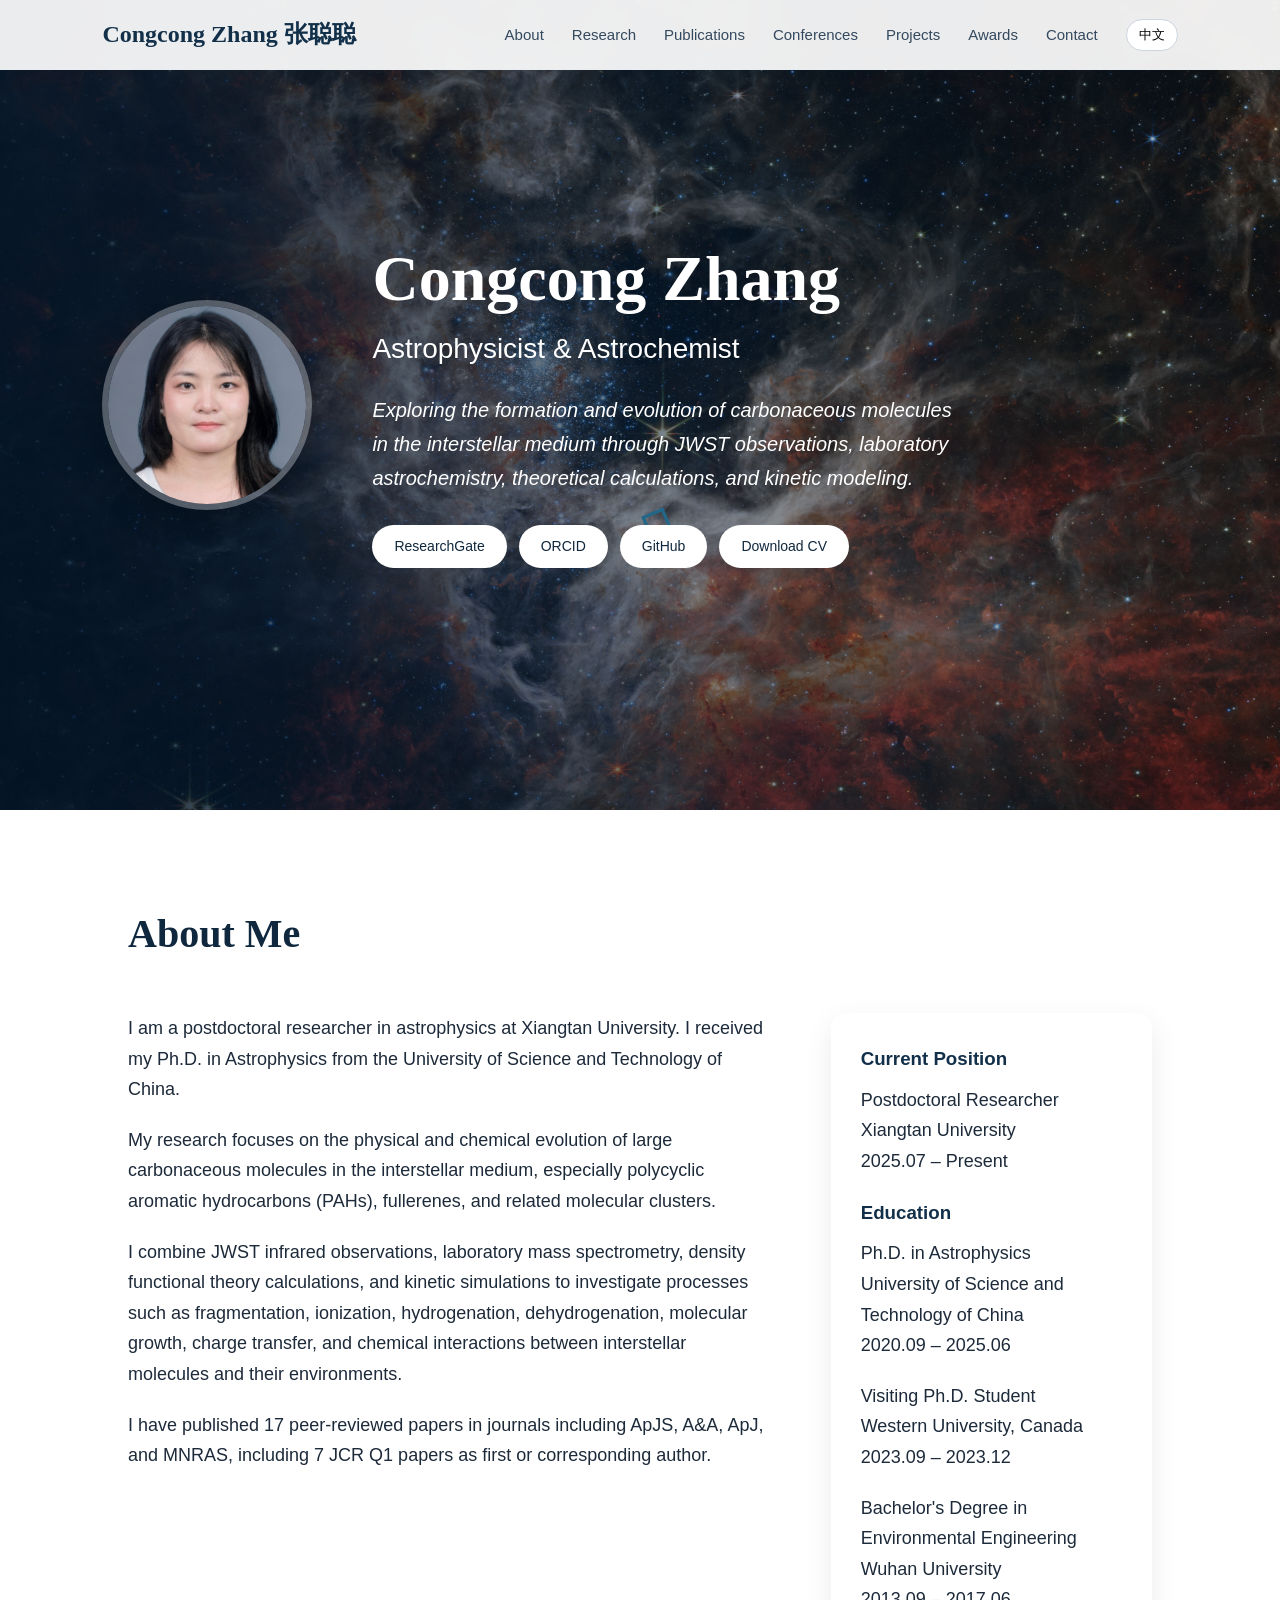
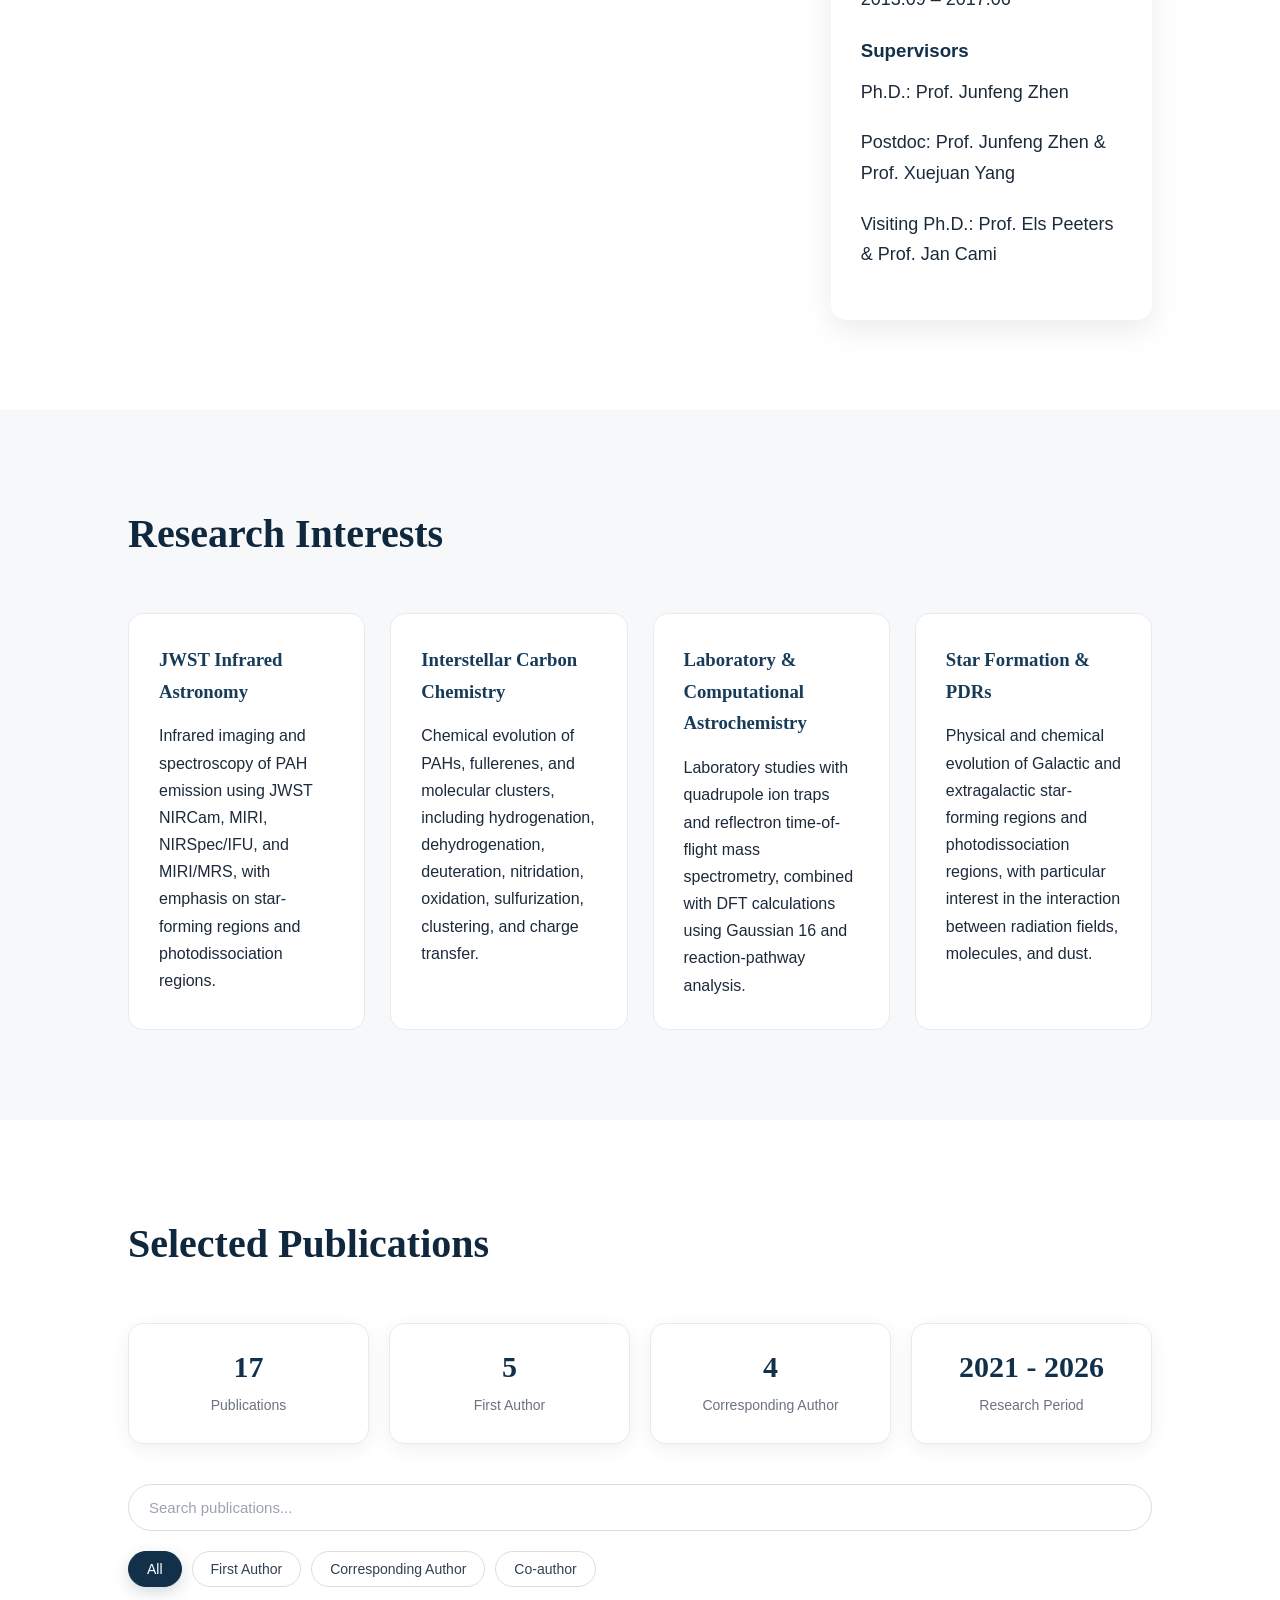
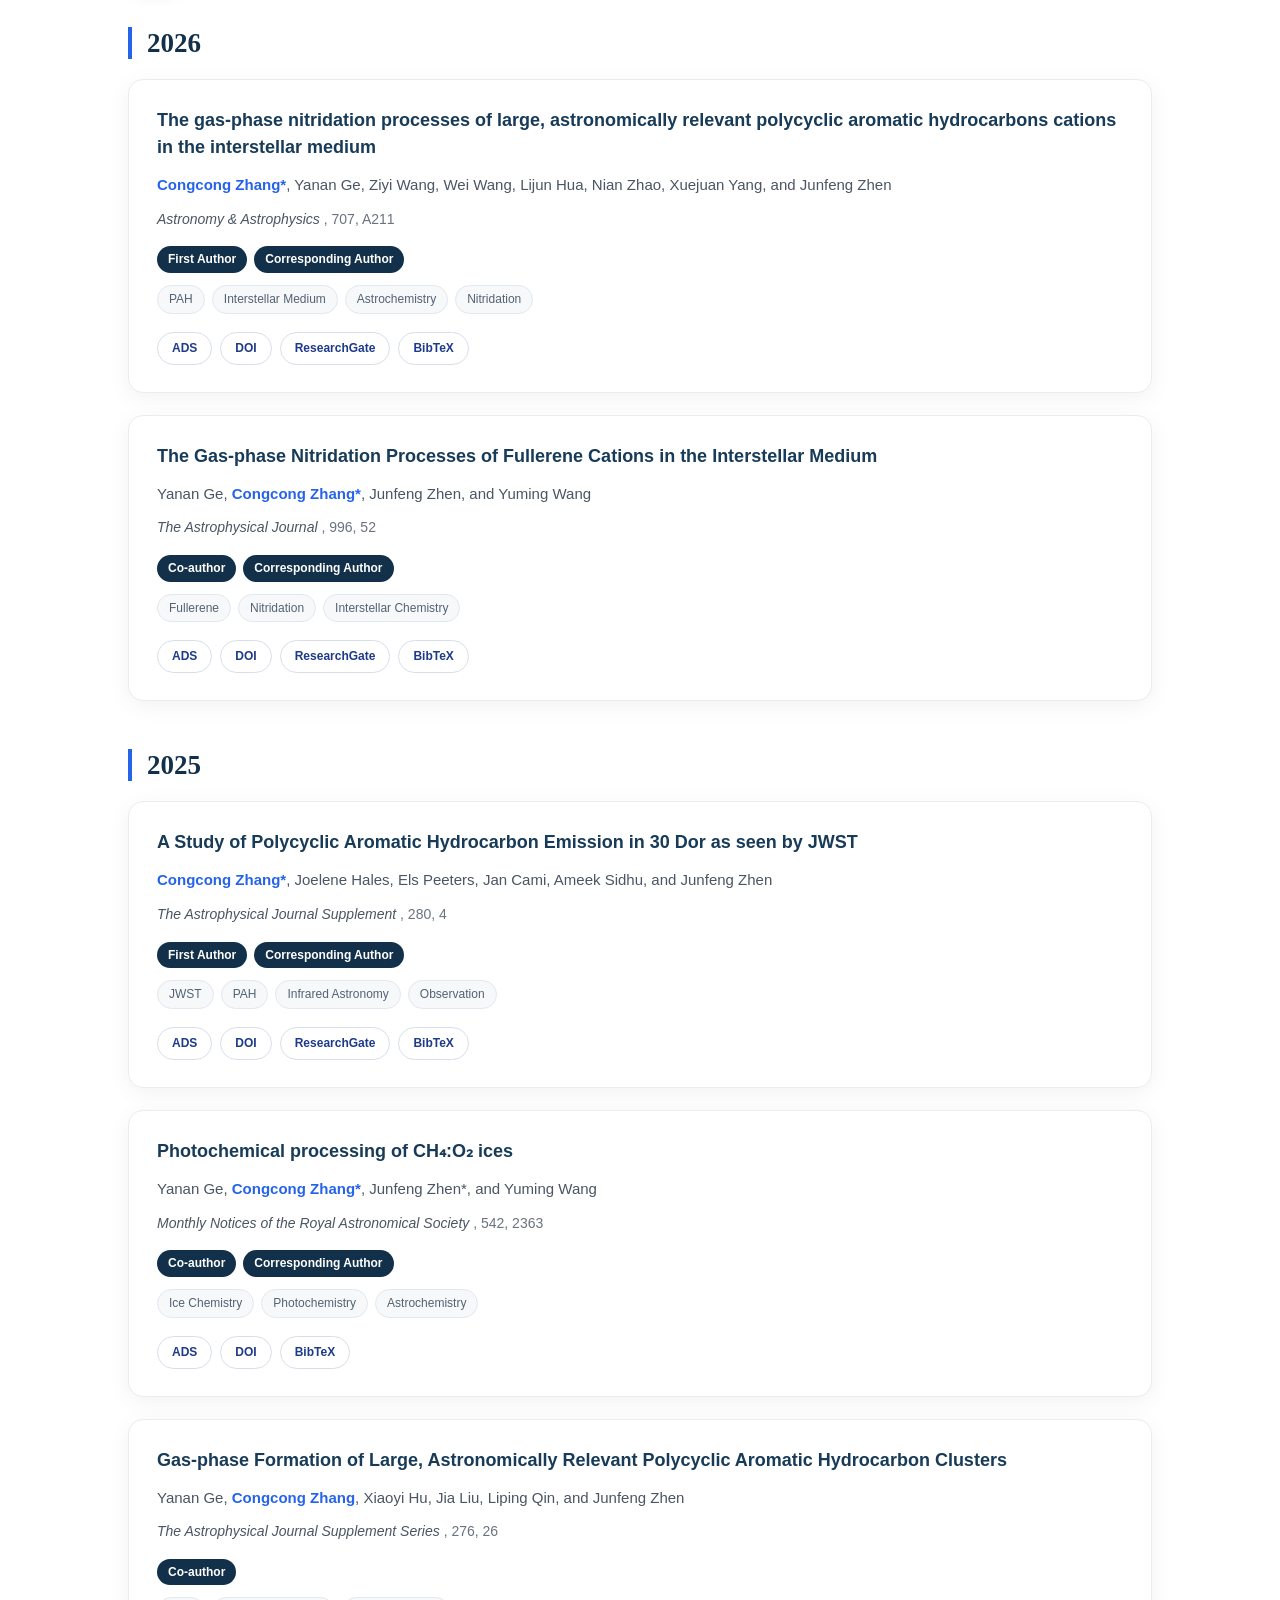
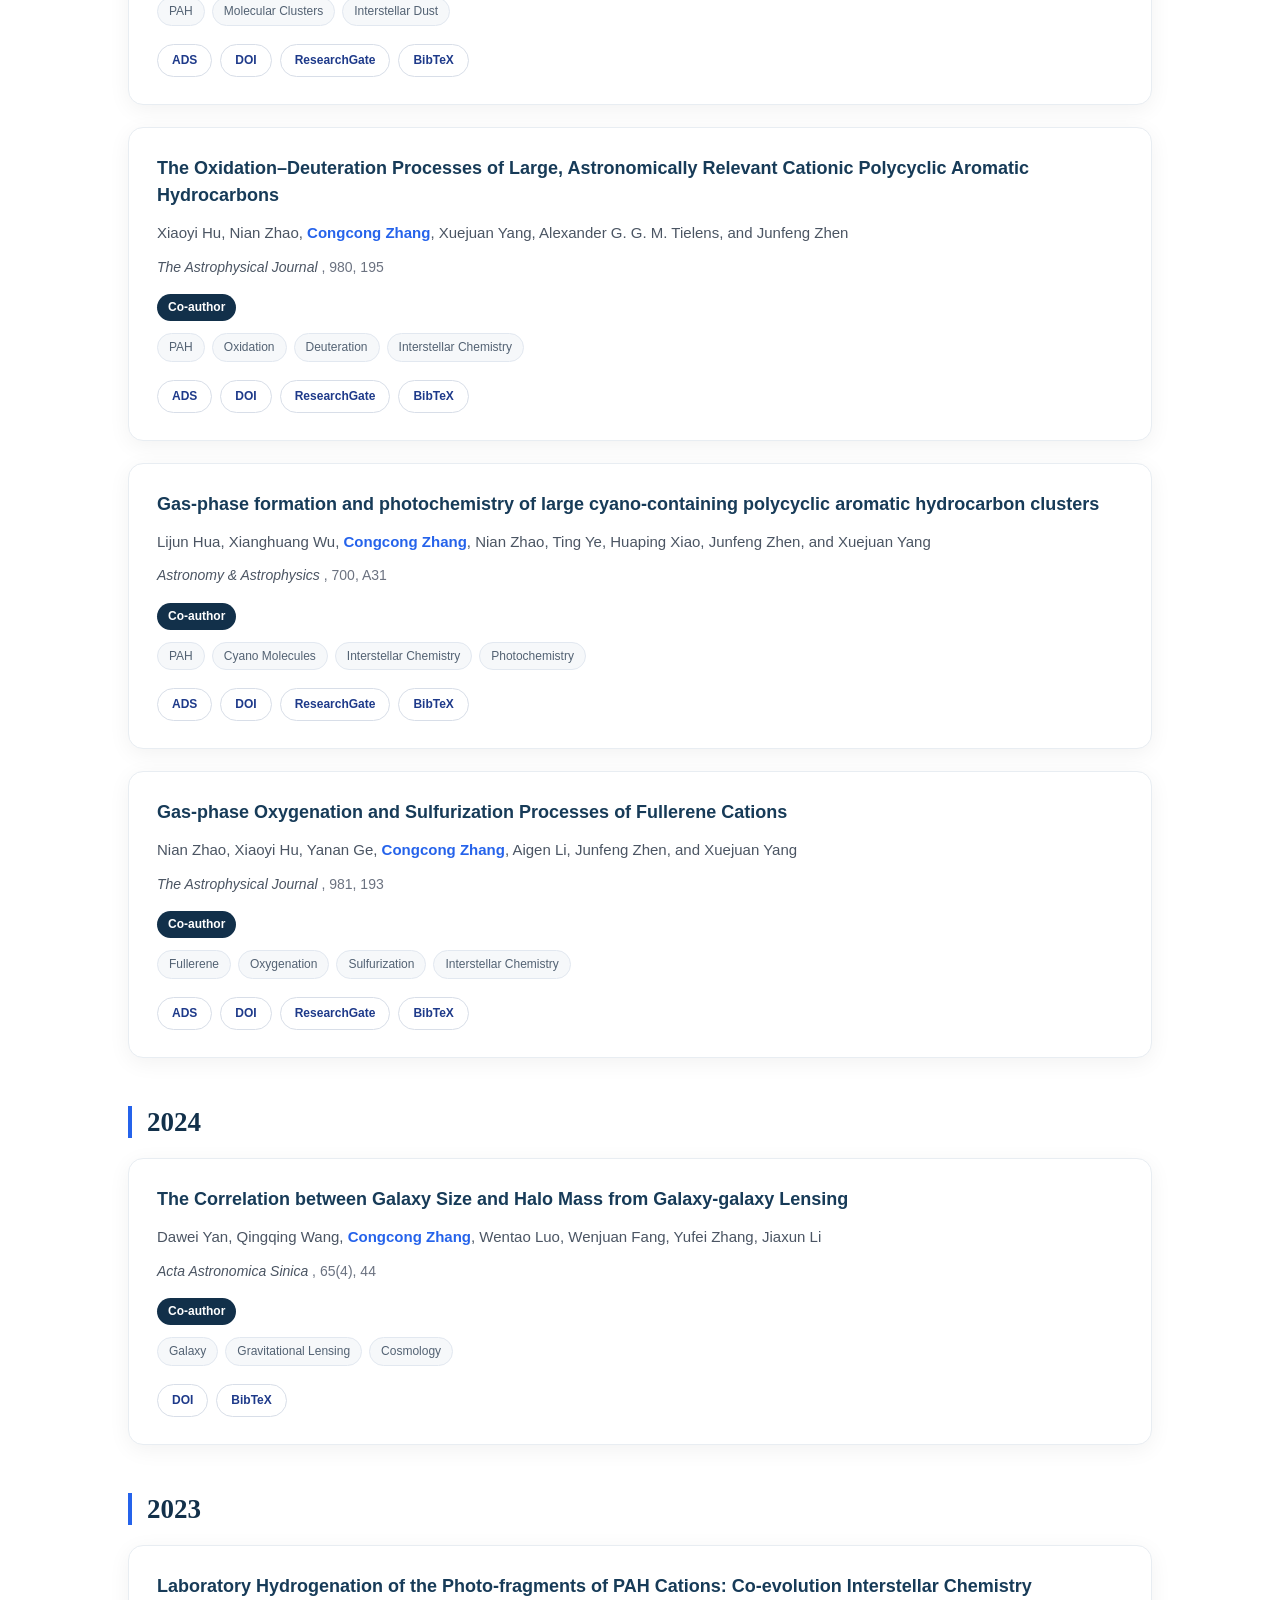
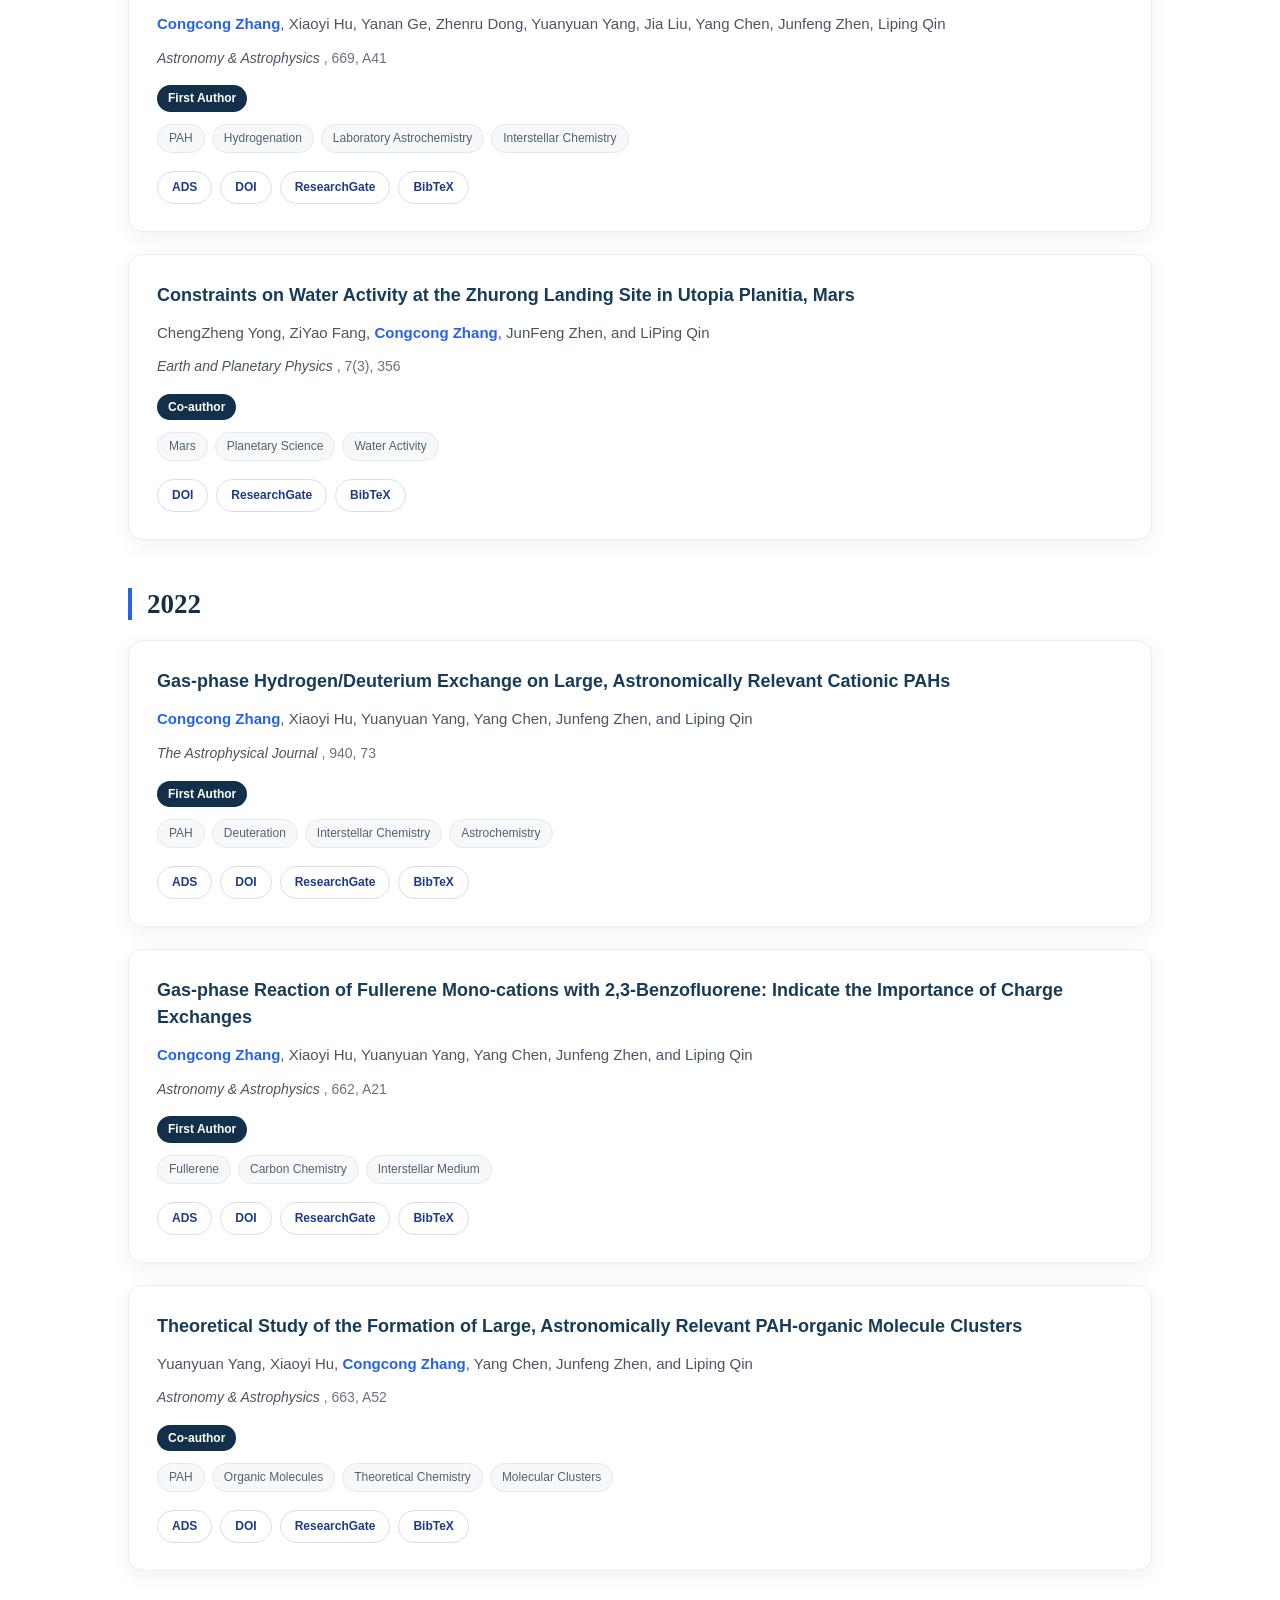
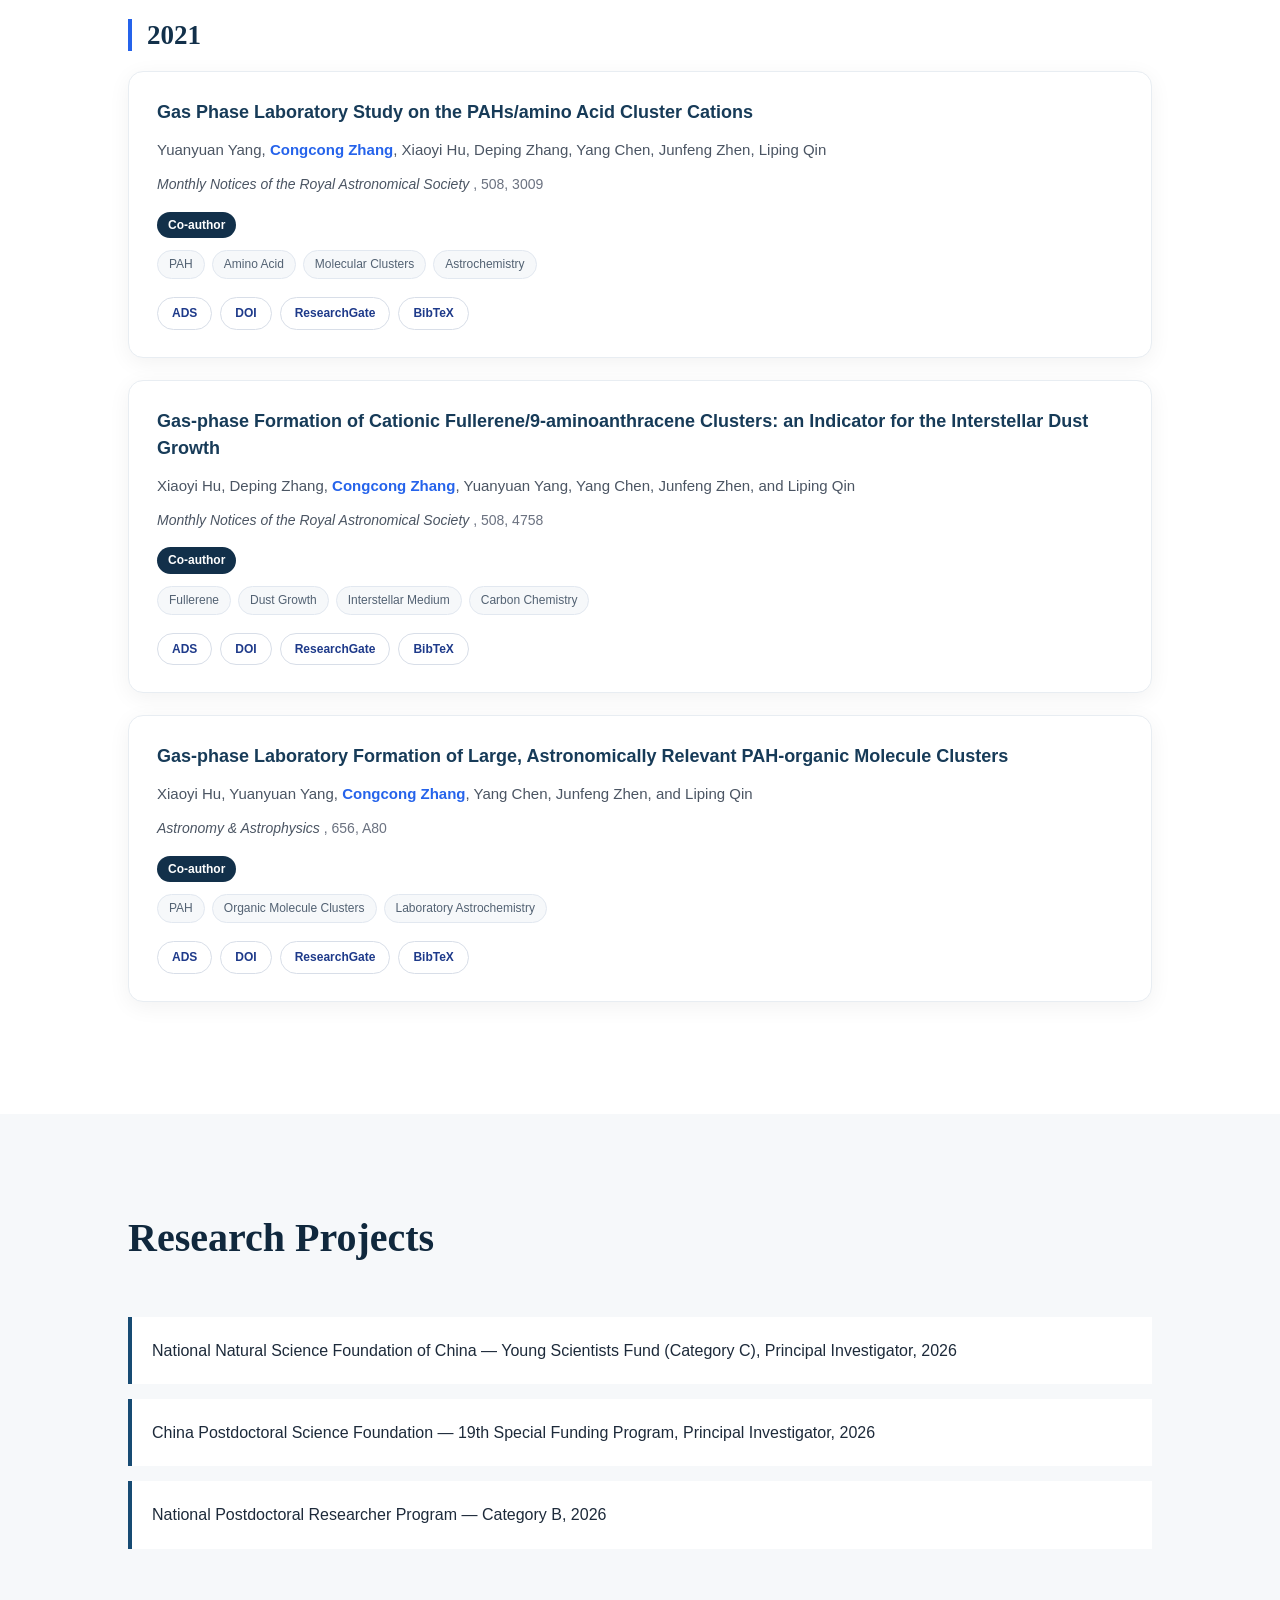
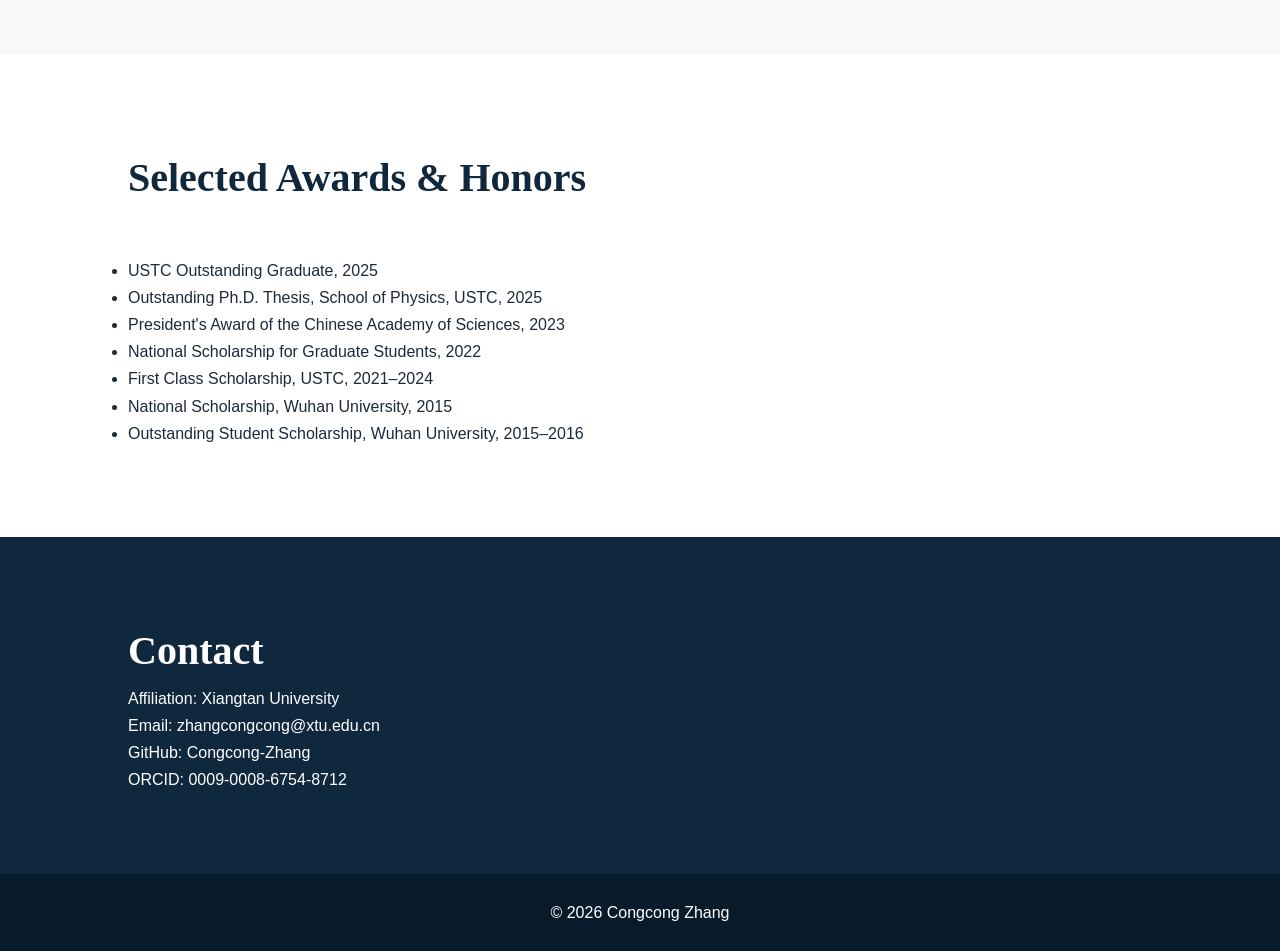
<file: index.html>
<!DOCTYPE html>
<html lang="en">

<head>

<meta charset="UTF-8">

<meta name="viewport" content="width=device-width, initial-scale=1.0">

<title>Congcong Zhang | Astrophysicist & Astrochemist</title>

<meta
name="description"
content="Congcong Zhang - Astrophysicist and astrochemist studying interstellar carbonaceous molecules, PAHs, fullerenes, JWST infrared astronomy, laboratory astrochemistry and computational modeling."
>

<link rel="stylesheet" href="style.css">

</head>


<body>


<header>

<nav class="navbar">

<div class="logo">
Congcong Zhang 张聪聪
</div>

<div class="nav-links">

<a
href="#about"
data-en="About"
data-zh="关于我"
>
About
</a>

<a
href="#research"
data-en="Research"
data-zh="研究方向"
>
Research
</a>

<a
href="#publications"
data-en="Publications"
data-zh="论文发表"
>
Publications
</a>

<a
href="conferences.html"
data-en="Conferences"
data-zh="会议报告"
>
Conferences
</a>
  
<a
href="#projects"
data-en="Projects"
data-zh="科研项目"
>
Projects
</a>

<a
href="#awards"
data-en="Awards"
data-zh="荣誉奖励"
>
Awards
</a>

<a
href="#contact"
data-en="Contact"
data-zh="联系方式"
>
Contact
</a>

<button id="languageBtn">
中文
</button>

</div>

</nav>

</header>



<section class="hero">

<div class="hero-overlay"></div>

<div class="hero-content">

<img
src="assets/profile.jpg"
class="profile"
alt="Congcong Zhang"
>

<div class="intro">

<h1
data-en="Congcong Zhang"
data-zh="张聪聪"
>
Congcong Zhang
</h1>


  
<h2
data-en="Astrophysicist &amp; Astrochemist"
data-zh="天体物理研究者 · 天体化学研究者"
>
Astrophysicist &amp; Astrochemist
</h2>

<p
data-en="Exploring the formation and evolution of carbonaceous molecules in the interstellar medium through JWST observations, laboratory astrochemistry, theoretical calculations, and kinetic modeling."
data-zh="结合 JWST 观测、实验天体化学、量子化学计算与动力学模拟，研究星际介质中含碳分子的形成、演化及其与周围环境的相互作用。"
>
Exploring the formation and evolution of carbonaceous molecules in the interstellar medium through JWST observations, laboratory astrochemistry, theoretical calculations, and kinetic modeling.
</p>

<div class="links">

<a
href="https://www.researchgate.net/profile/Zhang-Congcong-10"
target="_blank"
rel="noopener noreferrer"
>
ResearchGate
</a>

<a
href="https://orcid.org/0009-0008-6754-8712"
target="_blank"
rel="noopener noreferrer"
>
ORCID
</a>

<a
href="https://github.com/Congcong-Zhang"
target="_blank"
rel="noopener noreferrer"
>
GitHub
</a>

<a
href="assets/Congcong_Zhang_CV.pdf"
target="_blank"
rel="noopener noreferrer"
data-en="Download CV"
data-zh="下载简历"
>
Download CV
</a>

</div>

</div>

</div>

</section>



<section id="about" class="section">

<h2
data-en="About Me"
data-zh="关于我"
>
About Me
</h2>

<div class="about-grid">

<div>

<p
data-en="I am a postdoctoral researcher in astrophysics at Xiangtan University. I received my Ph.D. in Astrophysics from the University of Science and Technology of China."
data-zh="我目前在湘潭大学从事天体物理方向的博士后研究，并于中国科学技术大学获得天体物理学博士学位。"
>
I am a postdoctoral researcher in astrophysics at Xiangtan University. I received my Ph.D. in Astrophysics from the University of Science and Technology of China.
</p>

<p
data-en="My research focuses on the physical and chemical evolution of large carbonaceous molecules in the interstellar medium, especially polycyclic aromatic hydrocarbons (PAHs), fullerenes, and related molecular clusters."
data-zh="我的研究聚焦于星际介质中大型含碳分子的物理与化学演化，尤其关注多环芳香烃（PAHs）、富勒烯及相关分子团簇。"
>
My research focuses on the physical and chemical evolution of large carbonaceous molecules in the interstellar medium, especially polycyclic aromatic hydrocarbons (PAHs), fullerenes, and related molecular clusters.
</p>

<p
data-en="I combine JWST infrared observations, laboratory mass spectrometry, density functional theory calculations, and kinetic simulations to investigate processes such as fragmentation, ionization, hydrogenation, dehydrogenation, molecular growth, charge transfer, and chemical interactions between interstellar molecules and their environments."
data-zh="我结合 JWST 红外观测、实验室质谱实验、密度泛函理论计算和动力学模拟，研究星际大分子的碎裂、电离、氢化、脱氢、分子生长、电荷转移及其与周围环境之间的化学相互作用。"
>
I combine JWST infrared observations, laboratory mass spectrometry, density functional theory calculations, and kinetic simulations to investigate processes such as fragmentation, ionization, hydrogenation, dehydrogenation, molecular growth, charge transfer, and chemical interactions between interstellar molecules and their environments.
</p>

<p
data-en="I have published 17 peer-reviewed papers in journals including ApJS, A&amp;A, ApJ, and MNRAS, including 7 JCR Q1 papers as first or corresponding author."
data-zh="目前已在 ApJS、A&amp;A、ApJ、MNRAS 等期刊发表同行评议论文 17 篇，其中以第一作者或通讯作者身份发表 JCR 一区论文 7 篇。"
>
I have published 17 peer-reviewed papers in journals including ApJS, A&amp;A, ApJ, and MNRAS, including 7 JCR Q1 papers as first or corresponding author.
</p>

</div>


<div class="info-card">

<h3
data-en="Current Position"
data-zh="当前职位"
>
Current Position
</h3>

<p
data-en="Postdoctoral Researcher&lt;br&gt;Xiangtan University&lt;br&gt;2025.07 – Present"
data-zh="博士后研究人员&lt;br&gt;湘潭大学&lt;br&gt;2025.07 – 至今"
>
Postdoctoral Researcher
<br>
Xiangtan University
<br>
2025.07 – Present
</p>


<h3
data-en="Education"
data-zh="教育经历"
>
Education
</h3>

<p
data-en="Ph.D. in Astrophysics&lt;br&gt;University of Science and Technology of China&lt;br&gt;2020.09 – 2025.06"
data-zh="天体物理学博士&lt;br&gt;中国科学技术大学&lt;br&gt;2020.09 – 2025.06"
>
Ph.D. in Astrophysics
<br>
University of Science and Technology of China
<br>
2020.09 – 2025.06
</p>


<p
data-en="Visiting Ph.D. Student&lt;br&gt;Western University, Canada&lt;br&gt;2023.09 – 2023.12"
data-zh="访问博士研究生&lt;br&gt;Western University，加拿大&lt;br&gt;2023.09 – 2023.12"
>
Visiting Ph.D. Student
<br>
Western University, Canada
<br>
2023.09 – 2023.12
</p>


<p
data-en="Bachelor's Degree in Environmental Engineering&lt;br&gt;Wuhan University&lt;br&gt;2013.09 – 2017.06"
data-zh="环境工程学士&lt;br&gt;武汉大学&lt;br&gt;2013.09 – 2017.06"
>
Bachelor's Degree in Environmental Engineering
<br>
Wuhan University
<br>
2013.09 – 2017.06
</p>


<h3
data-en="Supervisors"
data-zh="导师"
>
Supervisors
</h3>

<p
data-en="Ph.D.: Prof. Junfeng Zhen"
data-zh="博士导师：甄军锋 教授"
>
Ph.D.: Prof. Junfeng Zhen
</p>

<p
data-en="Postdoc: Prof. Junfeng Zhen &amp; Prof. Xuejuan Yang"
data-zh="博士后合作导师：甄军锋 教授、杨雪娟 教授"
>
Postdoc: Prof. Junfeng Zhen &amp; Prof. Xuejuan Yang
</p>

<p
data-en="Visiting Ph.D.: Prof. Els Peeters &amp; Prof. Jan Cami"
data-zh="访问博士导师：Els Peeters 教授、Jan Cami 教授"
>
Visiting Ph.D.: Prof. Els Peeters &amp; Prof. Jan Cami
</p>

</div>

</div>

</section>



<section id="research" class="section gray">

<h2
data-en="Research Interests"
data-zh="研究方向"
>
Research Interests
</h2>

<div class="research-grid">


<div class="research-card">

<h3
data-en="JWST Infrared Astronomy"
data-zh="JWST 红外天文学"
>
JWST Infrared Astronomy
</h3>

<p
data-en="Infrared imaging and spectroscopy of PAH emission using JWST NIRCam, MIRI, NIRSpec/IFU, and MIRI/MRS, with emphasis on star-forming regions and photodissociation regions."
data-zh="利用 JWST 的 NIRCam、MIRI、NIRSpec/IFU 和 MIRI/MRS 开展 PAH 红外成像与光谱研究，重点关注恒星形成区与光离解区。"
>
Infrared imaging and spectroscopy of PAH emission using JWST NIRCam, MIRI, NIRSpec/IFU, and MIRI/MRS, with emphasis on star-forming regions and photodissociation regions.
</p>

</div>


<div class="research-card">

<h3
data-en="Interstellar Carbon Chemistry"
data-zh="星际碳质分子化学"
>
Interstellar Carbon Chemistry
</h3>

<p
data-en="Chemical evolution of PAHs, fullerenes, and molecular clusters, including hydrogenation, dehydrogenation, deuteration, nitridation, oxidation, sulfurization, clustering, and charge transfer."
data-zh="研究 PAHs、富勒烯及分子团簇的化学演化，包括氢化、脱氢、氘化、氮化、氧化、硫化、团簇形成及电荷转移等过程。"
>
Chemical evolution of PAHs, fullerenes, and molecular clusters, including hydrogenation, dehydrogenation, deuteration, nitridation, oxidation, sulfurization, clustering, and charge transfer.
</p>

</div>


<div class="research-card">

<h3
data-en="Laboratory &amp; Computational Astrochemistry"
data-zh="实验与计算天体化学"
>
Laboratory &amp; Computational Astrochemistry
</h3>

<p
data-en="Laboratory studies with quadrupole ion traps and reflectron time-of-flight mass spectrometry, combined with DFT calculations using Gaussian 16 and reaction-pathway analysis."
data-zh="利用四极离子阱和反射飞行时间质谱开展实验研究，并结合 Gaussian 16 的 DFT 计算与反应路径分析。"
>
Laboratory studies with quadrupole ion traps and reflectron time-of-flight mass spectrometry, combined with DFT calculations using Gaussian 16 and reaction-pathway analysis.
</p>

</div>


<div class="research-card">

<h3
data-en="Star Formation &amp; PDRs"
data-zh="恒星形成与光离解区"
>
Star Formation &amp; PDRs
</h3>

<p
data-en="Physical and chemical evolution of Galactic and extragalactic star-forming regions and photodissociation regions, with particular interest in the interaction between radiation fields, molecules, and dust."
data-zh="研究银河系及河外恒星形成区和光离解区中的物理化学演化，重点关注辐射场、分子与尘埃之间的相互作用。"
>
Physical and chemical evolution of Galactic and extragalactic star-forming regions and photodissociation regions, with particular interest in the interaction between radiation fields, molecules, and dust.
</p>

</div>


</div>

</section>



<section id="publications" class="section">

<h2
data-en="Selected Publications"
data-zh="代表性论文"
>
Selected Publications
</h2>


<div
id="publication-stats"
class="publication-stats"
>
</div>


<input
id="publication-search"
class="publication-search"
placeholder="Search publications..."
data-placeholder-en="Search publications..."
data-placeholder-zh="搜索论文..."
>


<div class="publication-filter">

<button
class="filter-btn active"
data-filter="All"
data-en="All"
data-zh="全部"
>
All
</button>


<button
class="filter-btn"
data-filter="First Author"
data-en="First Author"
data-zh="第一作者"
>
First Author
</button>


<button
class="filter-btn"
data-filter="Corresponding Author"
data-en="Corresponding Author"
data-zh="通讯作者"
>
Corresponding Author
</button>


<button
class="filter-btn"
data-filter="Co-author"
data-en="Co-author"
data-zh="合作者"
>
Co-author
</button>

</div>


<div id="publication-container">
</div>

</section>



<section id="projects" class="section gray">

<h2
data-en="Research Projects"
data-zh="科研项目"
>
Research Projects
</h2>

<ul class="timeline">


<li
data-en="National Natural Science Foundation of China — Young Scientists Fund (Category C), Principal Investigator, 2026"
data-zh="国家自然科学基金青年科学基金项目（C类），主持，2026"
>
National Natural Science Foundation of China — Young Scientists Fund (Category C), Principal Investigator, 2026
</li>


<li
data-en="China Postdoctoral Science Foundation — 19th Special Funding Program, Principal Investigator, 2026"
data-zh="中国博士后科学基金第19批特别资助，主持，2026"
>
China Postdoctoral Science Foundation — 19th Special Funding Program, Principal Investigator, 2026
</li>


<li
data-en="National Postdoctoral Researcher Program — Category B, 2026"
data-zh="国家资助博士后研究人员计划 B 档，2026"
>
National Postdoctoral Researcher Program — Category B, 2026
</li>


</ul>

</section>



<section id="awards" class="section">

<h2
data-en="Selected Awards &amp; Honors"
data-zh="代表性荣誉与奖励"
>
Selected Awards &amp; Honors
</h2>

<ul>


<li
data-en="USTC Outstanding Graduate, 2025"
data-zh="中国科学技术大学优秀毕业生，2025"
>
USTC Outstanding Graduate, 2025
</li>


<li
data-en="Outstanding Ph.D. Thesis, School of Physics, USTC, 2025"
data-zh="中国科学技术大学物理学院优秀博士学位论文，2025"
>
Outstanding Ph.D. Thesis, School of Physics, USTC, 2025
</li>


<li
data-en="President's Award of the Chinese Academy of Sciences, 2023"
data-zh="中国科学院院长优秀奖，2023"
>
President's Award of the Chinese Academy of Sciences, 2023
</li>


<li
data-en="National Scholarship for Graduate Students, 2022"
data-zh="中国科学技术大学研究生国家奖学金，2022"
>
National Scholarship for Graduate Students, 2022
</li>


<li
data-en="First Class Scholarship, USTC, 2021–2024"
data-zh="中国科学技术大学一等学业奖学金，2021–2024"
>
First Class Scholarship, USTC, 2021–2024
</li>


<li
data-en="National Scholarship, Wuhan University, 2015"
data-zh="武汉大学本科国家奖学金，2015"
>
National Scholarship, Wuhan University, 2015
</li>


<li
data-en="Outstanding Student Scholarship, Wuhan University, 2015–2016"
data-zh="武汉大学优秀学生奖学金，2015–2016"
>
Outstanding Student Scholarship, Wuhan University, 2015–2016
</li>


</ul>

</section>



<section id="contact" class="contact">

<h2
data-en="Contact"
data-zh="联系方式"
>
Contact
</h2>

<p
data-en="Affiliation: Xiangtan University"
data-zh="工作单位：湘潭大学"
>
Affiliation: Xiangtan University
</p>

<p
data-en="Email: zhangcongcong@xtu.edu.cn"
data-zh="邮箱：zhangcongcong@xtu.edu.cn"
>
Email: zhangcongcong@xtu.edu.cn
</p>

<p>
GitHub: Congcong-Zhang
</p>

<p>
ORCID: 0009-0008-6754-8712
</p>

</section>



<footer>

<p>
© 2026 Congcong Zhang
</p>

</footer>



<script src="publications.js"></script>

<script src="script.js"></script>

</body>

</html>
</file>
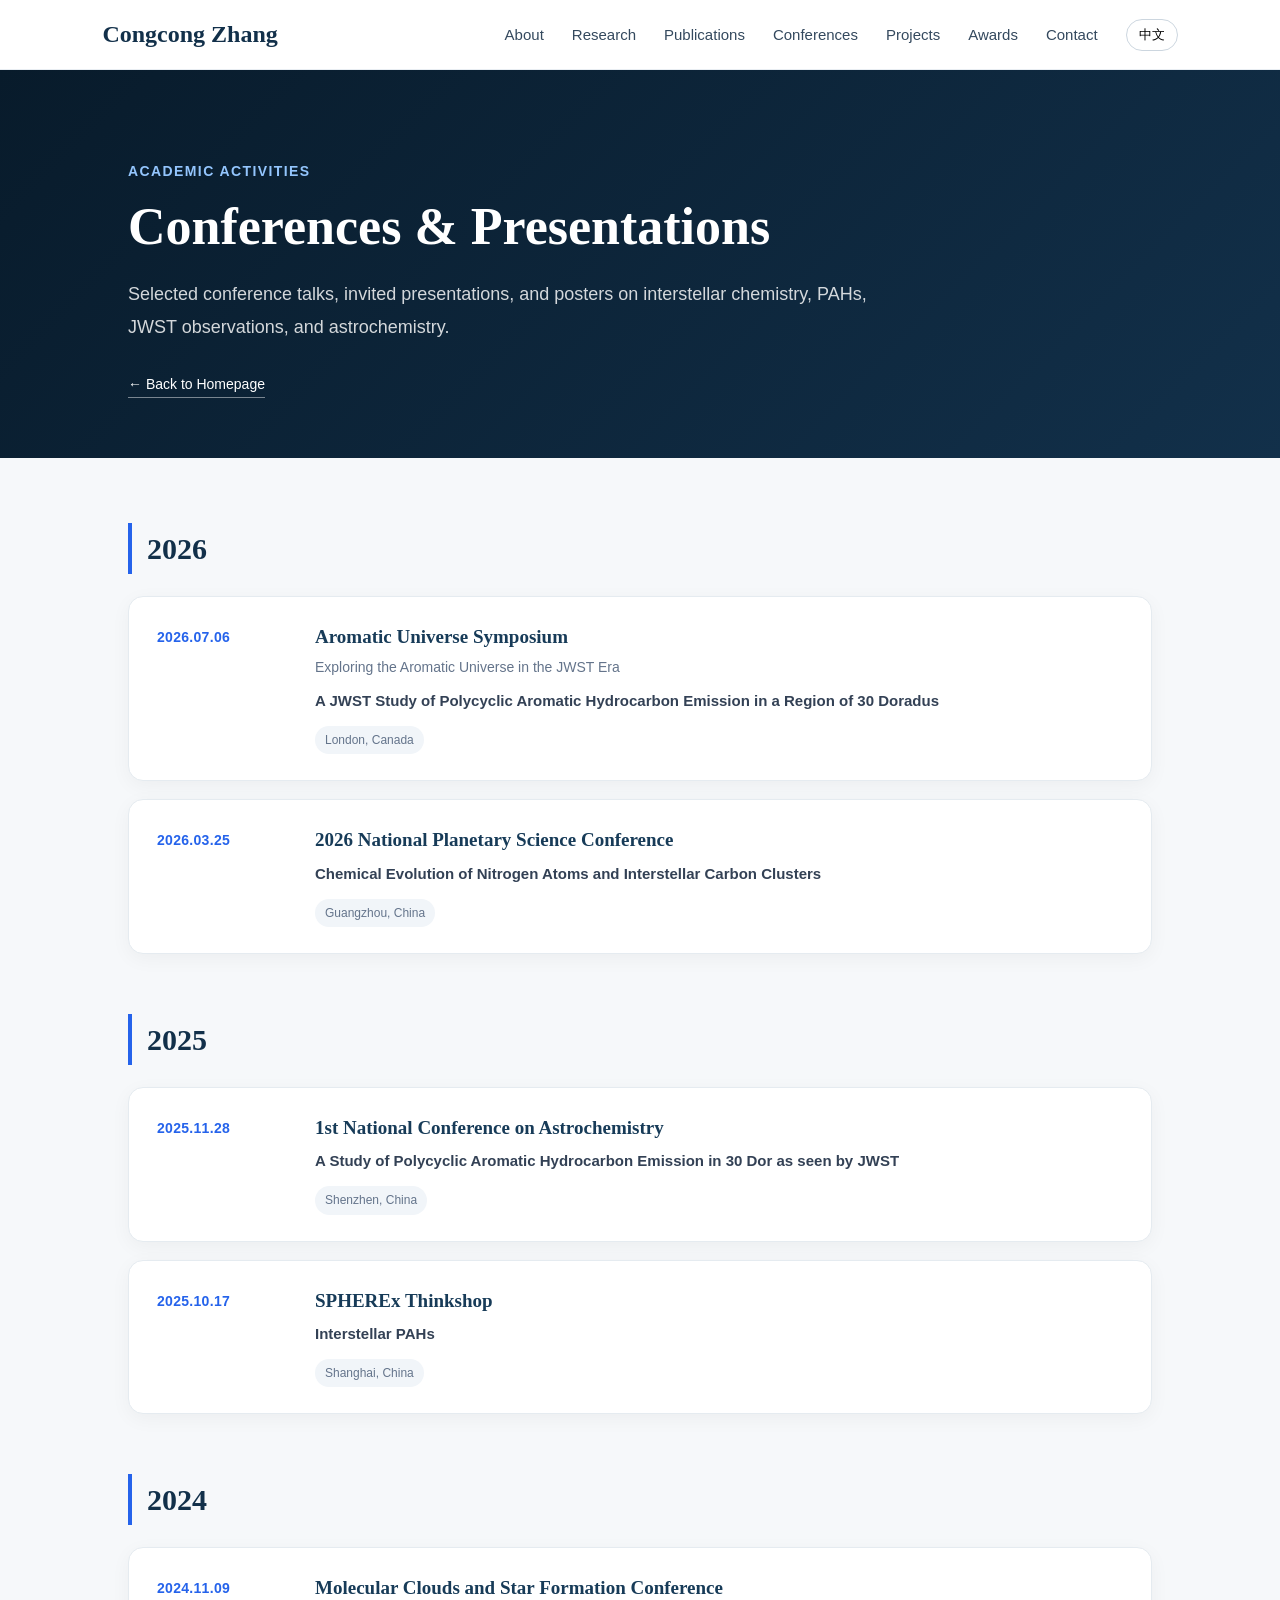
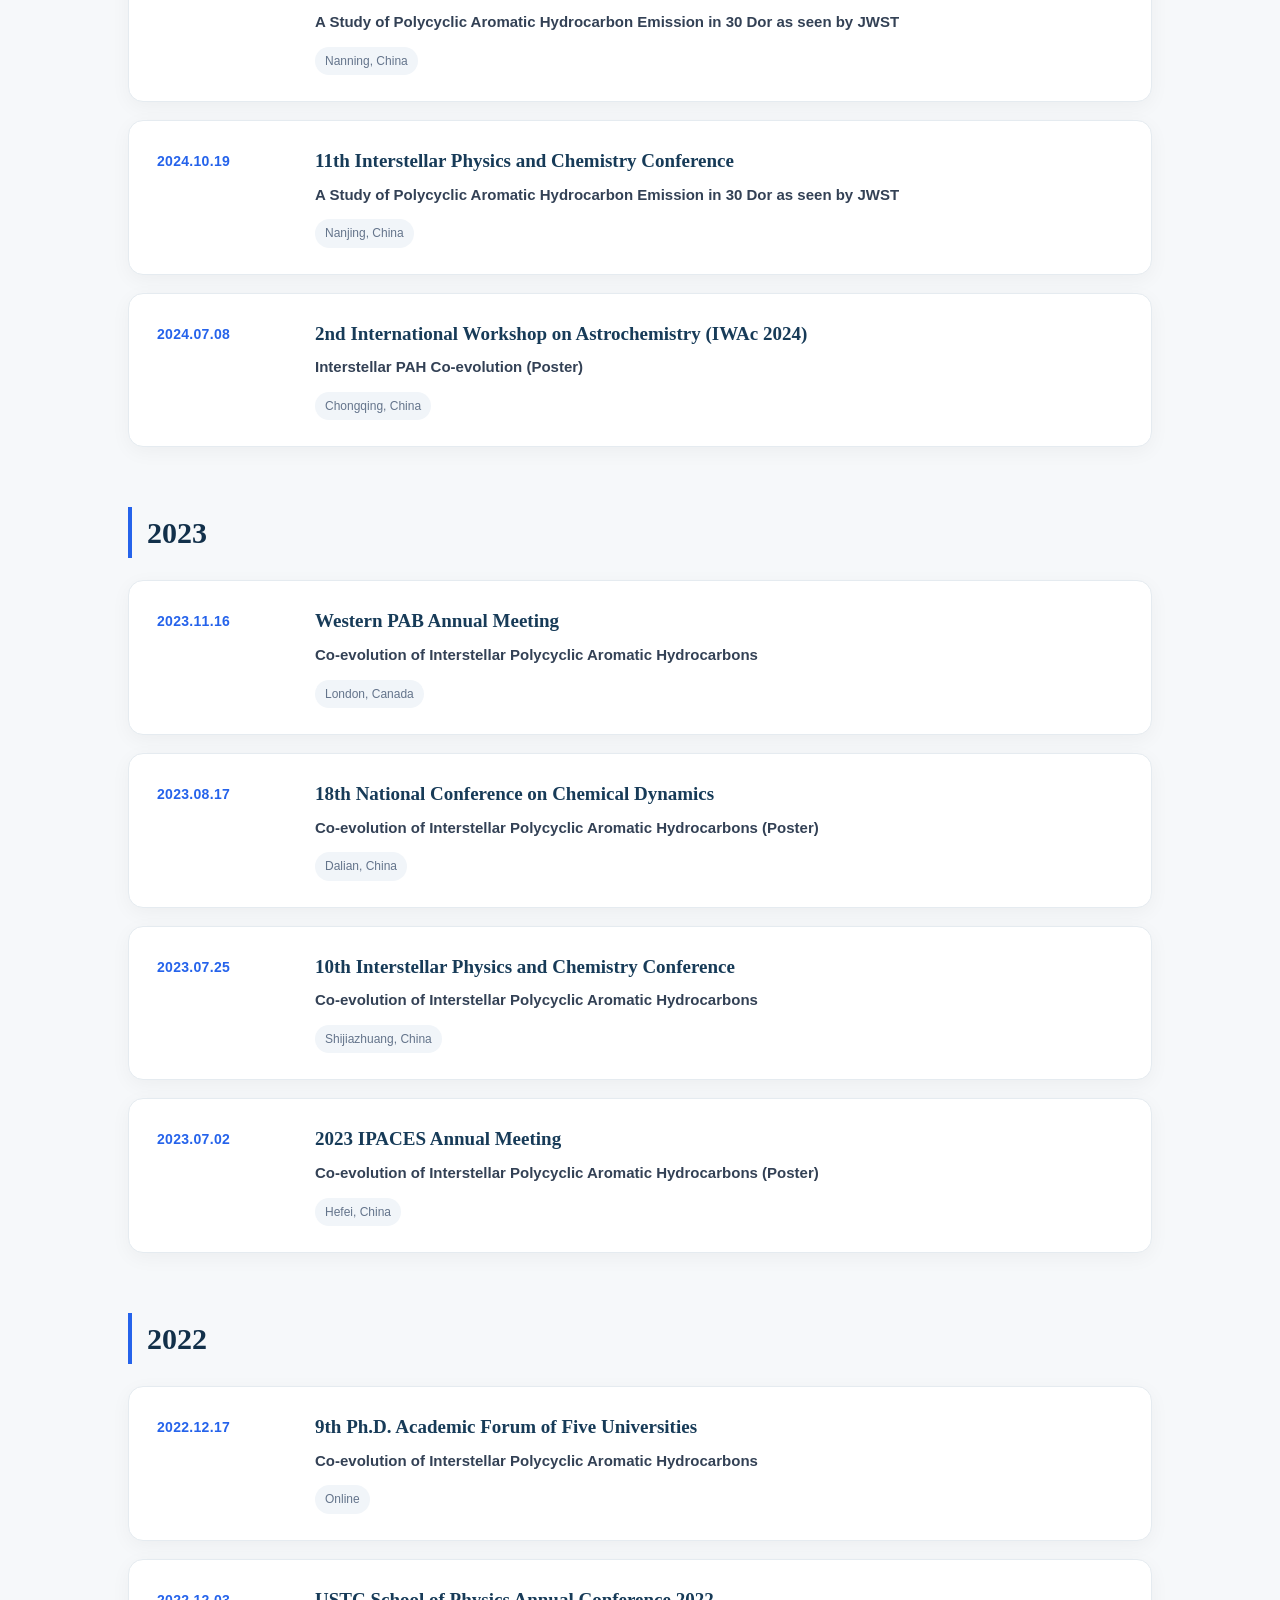
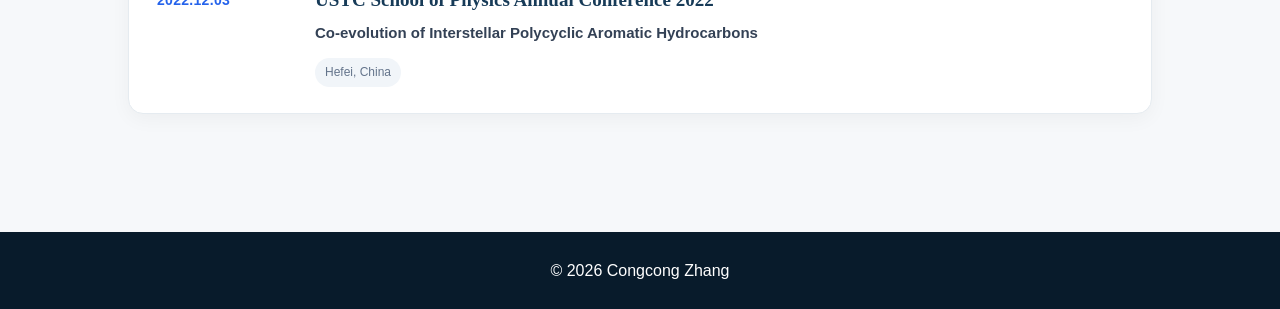
<file: conferences.html>
<!DOCTYPE html>
<html lang="en">

<head>

<meta charset="UTF-8">

<meta
name="viewport"
content="width=device-width, initial-scale=1.0"
>

<title>
Conferences & Presentations | Congcong Zhang
</title>

<meta
name="description"
content="Conferences and academic presentations by Congcong Zhang in astrophysics, astrochemistry, PAHs, JWST and interstellar chemistry."
>

<link
rel="stylesheet"
href="style.css"
>

</head>


<body
data-title-en="Conferences & Presentations | Congcong Zhang"
data-title-zh="会议与学术报告 | Congcong Zhang"
>


<header>

<nav class="navbar">

<div class="logo">
Congcong Zhang
</div>


<div class="nav-links">

<a
href="index.html#about"
data-en="About"
data-zh="关于我"
>
About
</a>


<a
href="index.html#research"
data-en="Research"
data-zh="研究方向"
>
Research
</a>


<a
href="index.html#publications"
data-en="Publications"
data-zh="论文发表"
>
Publications
</a>


<a
href="conferences.html"
data-en="Conferences"
data-zh="会议报告"
>
Conferences
</a>


<a
href="index.html#projects"
data-en="Projects"
data-zh="科研项目"
>
Projects
</a>


<a
href="index.html#awards"
data-en="Awards"
data-zh="荣誉奖励"
>
Awards
</a>


<a
href="index.html#contact"
data-en="Contact"
data-zh="联系方式"
>
Contact
</a>


<button id="languageBtn">
中文
</button>

</div>

</nav>

</header>



<main class="conference-page">


<section class="conference-header">

<p
class="conference-eyebrow"
data-en="Academic Activities"
data-zh="学术活动"
>
Academic Activities
</p>


<h1
data-en="Conferences &amp; Presentations"
data-zh="会议与学术报告"
>
Conferences &amp; Presentations
</h1>


<p
class="conference-intro"
data-en="Selected conference talks, invited presentations, and posters on interstellar chemistry, PAHs, JWST observations, and astrochemistry."
data-zh="围绕星际化学、PAHs、JWST 观测和天体化学开展的代表性会议报告、学术交流与墙报展示。"
>
Selected conference talks, invited presentations, and posters on interstellar chemistry, PAHs, JWST observations, and astrochemistry.
</p>


<a
href="index.html"
class="back-home"
data-en="← Back to Homepage"
data-zh="← 返回主页"
>
← Back to Homepage
</a>

</section>



<section class="conference-list">


<!-- =========================
     2026
========================= -->

<h2 class="conference-year">
2026
</h2>


<article class="conference-card">

<div class="conference-date">
2026.07.06
</div>

<div class="conference-content">

<h3>
Aromatic Universe Symposium
</h3>

<p class="conference-name">
Exploring the Aromatic Universe in the JWST Era
</p>

<p class="conference-talk">
A JWST Study of Polycyclic Aromatic Hydrocarbon Emission in a Region of 30 Doradus
</p>

<div class="conference-meta">

<span
data-en="London, Canada"
data-zh="加拿大 · London"
>
London, Canada
</span>

</div>

</div>

</article>



<article class="conference-card">

<div class="conference-date">
2026.03.25
</div>

<div class="conference-content">

<h3
data-en="2026 National Planetary Science Conference"
data-zh="2026年全国行星科学大会"
>
2026 National Planetary Science Conference
</h3>

<p
class="conference-talk"
data-en="Chemical Evolution of Nitrogen Atoms and Interstellar Carbon Clusters"
data-zh="氮原子与星际碳簇的化学演化"
>
Chemical Evolution of Nitrogen Atoms and Interstellar Carbon Clusters
</p>

<div class="conference-meta">

<span
data-en="Guangzhou, China"
data-zh="广州"
>
Guangzhou, China
</span>

</div>

</div>

</article>



<!-- =========================
     2025
========================= -->

<h2 class="conference-year">
2025
</h2>


<article class="conference-card">

<div class="conference-date">
2025.11.28
</div>

<div class="conference-content">

<h3
data-en="1st National Conference on Astrochemistry"
data-zh="第一届全国天体化学研讨会"
>
1st National Conference on Astrochemistry
</h3>

<p class="conference-talk">
A Study of Polycyclic Aromatic Hydrocarbon Emission in 30 Dor as seen by JWST
</p>

<div class="conference-meta">

<span
data-en="Shenzhen, China"
data-zh="深圳"
>
Shenzhen, China
</span>

</div>

</div>

</article>



<article class="conference-card">

<div class="conference-date">
2025.10.17
</div>

<div class="conference-content">

<h3>
SPHEREx Thinkshop
</h3>

<p
class="conference-talk"
data-en="Interstellar PAHs"
data-zh="星际 PAHs"
>
Interstellar PAHs
</p>

<div class="conference-meta">

<span
data-en="Shanghai, China"
data-zh="上海"
>
Shanghai, China
</span>

</div>

</div>

</article>



<!-- =========================
     2024
========================= -->

<h2 class="conference-year">
2024
</h2>


<article class="conference-card">

<div class="conference-date">
2024.11.09
</div>

<div class="conference-content">

<h3
data-en="Molecular Clouds and Star Formation Conference"
data-zh="2024年分子云与恒星形成学术研讨会"
>
Molecular Clouds and Star Formation Conference
</h3>

<p class="conference-talk">
A Study of Polycyclic Aromatic Hydrocarbon Emission in 30 Dor as seen by JWST
</p>

<div class="conference-meta">

<span
data-en="Nanning, China"
data-zh="南宁"
>
Nanning, China
</span>

</div>

</div>

</article>



<article class="conference-card">

<div class="conference-date">
2024.10.19
</div>

<div class="conference-content">

<h3
data-en="11th Interstellar Physics and Chemistry Conference"
data-zh="第11届星际物理与化学研讨会"
>
11th Interstellar Physics and Chemistry Conference
</h3>

<p class="conference-talk">
A Study of Polycyclic Aromatic Hydrocarbon Emission in 30 Dor as seen by JWST
</p>

<div class="conference-meta">

<span
data-en="Nanjing, China"
data-zh="南京"
>
Nanjing, China
</span>

</div>

</div>

</article>



<article class="conference-card">

<div class="conference-date">
2024.07.08
</div>

<div class="conference-content">

<h3>
2nd International Workshop on Astrochemistry (IWAc 2024)
</h3>

<p
class="conference-talk"
data-en="Interstellar PAH Co-evolution (Poster)"
data-zh="星际 PAHs 的共同演化（墙报）"
>
Interstellar PAH Co-evolution (Poster)
</p>

<div class="conference-meta">

<span
data-en="Chongqing, China"
data-zh="重庆"
>
Chongqing, China
</span>

</div>

</div>

</article>



<!-- =========================
     2023
========================= -->

<h2 class="conference-year">
2023
</h2>


<article class="conference-card">

<div class="conference-date">
2023.11.16
</div>

<div class="conference-content">

<h3>
Western PAB Annual Meeting
</h3>

<p class="conference-talk">
Co-evolution of Interstellar Polycyclic Aromatic Hydrocarbons
</p>

<div class="conference-meta">

<span
data-en="London, Canada"
data-zh="加拿大 · London"
>
London, Canada
</span>

</div>

</div>

</article>



<article class="conference-card">

<div class="conference-date">
2023.08.17
</div>

<div class="conference-content">

<h3
data-en="18th National Conference on Chemical Dynamics"
data-zh="第18届全国化学动力学会议"
>
18th National Conference on Chemical Dynamics
</h3>

<p class="conference-talk">
Co-evolution of Interstellar Polycyclic Aromatic Hydrocarbons (Poster)
</p>

<div class="conference-meta">

<span
data-en="Dalian, China"
data-zh="大连"
>
Dalian, China
</span>

</div>

</div>

</article>



<article class="conference-card">

<div class="conference-date">
2023.07.25
</div>

<div class="conference-content">

<h3
data-en="10th Interstellar Physics and Chemistry Conference"
data-zh="第10届星际物理与化学会议"
>
10th Interstellar Physics and Chemistry Conference
</h3>

<p class="conference-talk">
Co-evolution of Interstellar Polycyclic Aromatic Hydrocarbons
</p>

<div class="conference-meta">

<span
data-en="Shijiazhuang, China"
data-zh="石家庄"
>
Shijiazhuang, China
</span>

</div>

</div>

</article>



<article class="conference-card">

<div class="conference-date">
2023.07.02
</div>

<div class="conference-content">

<h3
data-en="2023 IPACES Annual Meeting"
data-zh="2023年 IPACES 年会"
>
2023 IPACES Annual Meeting
</h3>

<p class="conference-talk">
Co-evolution of Interstellar Polycyclic Aromatic Hydrocarbons (Poster)
</p>

<div class="conference-meta">

<span
data-en="Hefei, China"
data-zh="合肥"
>
Hefei, China
</span>

</div>

</div>

</article>



<!-- =========================
     2022
========================= -->

<h2 class="conference-year">
2022
</h2>


<article class="conference-card">

<div class="conference-date">
2022.12.17
</div>

<div class="conference-content">

<h3
data-en="9th Ph.D. Academic Forum of Five Universities"
data-zh="五校联盟第九届博士学术论坛"
>
9th Ph.D. Academic Forum of Five Universities
</h3>

<p class="conference-talk">
Co-evolution of Interstellar Polycyclic Aromatic Hydrocarbons
</p>

<div class="conference-meta">

<span
data-en="Online"
data-zh="线上"
>
Online
</span>

</div>

</div>

</article>



<article class="conference-card">

<div class="conference-date">
2022.12.03
</div>

<div class="conference-content">

<h3
data-en="USTC School of Physics Annual Conference 2022"
data-zh="中国科学技术大学物理学院2022年学术年会"
>
USTC School of Physics Annual Conference 2022
</h3>

<p class="conference-talk">
Co-evolution of Interstellar Polycyclic Aromatic Hydrocarbons
</p>

<div class="conference-meta">

<span
data-en="Hefei, China"
data-zh="合肥"
>
Hefei, China
</span>

</div>

</div>

</article>


</section>

</main>



<footer>

<p>
© 2026 Congcong Zhang
</p>

</footer>



<script src="publications.js"></script>

<script src="script.js"></script>


</body>

</html>
</file>
<file: style.css>
/* =====================================
   Congcong Zhang Academic Homepage
   Academic Minimal Space Theme
===================================== */


/* =====================================
   Global
===================================== */

* {
    margin: 0;
    padding: 0;
    box-sizing: border-box;
}


html {
    scroll-behavior: smooth;
}


body {
    font-family:
        "Inter",
        "Helvetica Neue",
        Arial,
        sans-serif;

    color: #1d2a3a;

    background: #ffffff;

    line-height: 1.7;
}



/* =====================================
   Navigation
===================================== */

.navbar {
    position: fixed;

    top: 0;
    left: 0;

    width: 100%;
    height: 70px;

    display: flex;

    justify-content: space-between;
    align-items: center;

    padding: 0 8%;

    background: rgba(255, 255, 255, 0.92);

    backdrop-filter: blur(12px);
    -webkit-backdrop-filter: blur(12px);

    z-index: 1000;

    border-bottom: 1px solid #e8edf2;
}


.logo {
    font-family: Georgia, serif;

    font-size: 24px;

    font-weight: bold;

    color: #12304a;
}


.nav-links {
    display: flex;

    align-items: center;

    gap: 28px;
}


.nav-links a {
    text-decoration: none;

    color: #34495e;

    font-size: 15px;

    transition: color 0.2s ease;
}


.nav-links a:hover {
    color: #0d5c8f;
}


#languageBtn {
    border: 1px solid #ccd6df;

    background: white;

    padding: 6px 12px;

    border-radius: 20px;

    cursor: pointer;

    transition:
        color 0.2s ease,
        border-color 0.2s ease,
        background 0.2s ease;
}


#languageBtn:hover {
    color: #0d5c8f;

    border-color: #0d5c8f;

    background: #f8fafc;
}



/* =====================================
   Hero
===================================== */

.hero {
    height: 90vh;

    min-height: 650px;

    background-image:
        url("assets/nebula.jpg");

    background-size: cover;

    background-position: center;

    position: relative;

    display: flex;

    align-items: center;

    color: white;
}


.hero-overlay {
    position: absolute;

    inset: 0;

    background:
        linear-gradient(
            90deg,
            rgba(3, 20, 38, 0.90),
            rgba(5, 25, 45, 0.55),
            rgba(5, 20, 35, 0.25)
        );
}


.hero-content {
    position: relative;

    z-index: 2;

    width: 84%;

    margin: auto;

    display: flex;

    align-items: center;

    gap: 60px;
}


/* Profile photo */

.profile {
    width: 210px;

    height: 210px;

    flex-shrink: 0;

    border-radius: 50%;

    object-fit: cover;

    border: 6px solid rgba(255, 255, 255, 0.30);

    box-shadow:
        0 12px 35px rgba(0, 0, 0, 0.25);
}


.intro h1 {
    font-family: Georgia, serif;

    font-size: 64px;

    line-height: 1.15;

    margin-bottom: 10px;
}


.intro h2 {
    font-size: 28px;

    font-weight: 400;
}


.intro p {
    margin-top: 20px;

    max-width: 600px;

    font-size: 20px;

    font-style: italic;
}


.links {
    margin-top: 30px;

    display: flex;

    flex-wrap: wrap;

    gap: 12px;
}


.links a {
    display: inline-block;

    padding: 10px 22px;

    border-radius: 25px;

    background: white;

    color: #10283d;

    text-decoration: none;

    font-size: 14px;

    transition:
        transform 0.2s ease,
        box-shadow 0.2s ease;
}


.links a:hover {
    transform: translateY(-3px);

    box-shadow:
        0 8px 20px rgba(0, 0, 0, 0.18);
}



/* =====================================
   General Sections
===================================== */

.section {
    padding: 90px 10%;
}


.section h2 {
    font-family: Georgia, serif;

    font-size: 40px;

    margin-bottom: 45px;

    color: #10283d;
}


.gray {
    background: #f6f8fa;
}



/* =====================================
   About
===================================== */

.about-grid {
    display: grid;

    grid-template-columns:
        2fr 1fr;

    gap: 60px;
}


.about-grid p {
    font-size: 18px;

    margin-bottom: 20px;
}


.info-card {
    background: white;

    padding: 30px;

    border-radius: 15px;

    box-shadow:
        0 10px 30px rgba(0, 0, 0, 0.08);
}


.info-card h3 {
    color: #12304a;

    margin-bottom: 10px;
}



/* =====================================
   Research Cards
===================================== */

.research-grid {
    display: grid;

    grid-template-columns:
        repeat(4, 1fr);

    gap: 25px;
}


.research-card {
    background: white;

    padding: 30px;

    border-radius: 15px;

    border: 1px solid #e5ebf0;

    transition:
        transform 0.3s ease,
        box-shadow 0.3s ease;
}


.research-card:hover {
    transform: translateY(-8px);

    box-shadow:
        0 15px 35px rgba(0, 0, 0, 0.10);
}


.research-card h3 {
    font-family: Georgia, serif;

    color: #173b58;

    margin-bottom: 15px;
}



/* =========================================================
   PUBLICATION DASHBOARD
========================================================= */


/* =====================================
   Statistics
===================================== */

.publication-stats {
    display: grid;

    grid-template-columns:
        repeat(4, 1fr);

    gap: 20px;

    margin: 0 0 30px 0;
}


.stat-card {
    background: #ffffff;

    padding: 25px 18px;

    border: 1px solid #e5ebf0;

    border-radius: 15px;

    text-align: center;

    box-shadow:
        0 5px 20px rgba(0, 0, 0, 0.06);

    transition:
        transform 0.25s ease,
        box-shadow 0.25s ease;
}


.stat-card:hover {
    transform: translateY(-3px);

    box-shadow:
        0 10px 28px rgba(0, 0, 0, 0.09);
}


.stat-card h3 {
    margin: 0;

    font-family: Georgia, serif;

    font-size: 30px;

    line-height: 1.2;

    color: #12304a;

    font-weight: 700;
}


.stat-card p {
    margin-top: 9px;

    color: #6b7280;

    font-size: 14px;
}



/* =====================================
   Publication Search
===================================== */

.publication-search {
    width: 100%;

    box-sizing: border-box;

    padding: 14px 20px;

    margin: 10px 0 20px 0;

    border: 1px solid #d8dee8;

    border-radius: 25px;

    outline: none;

    background: #ffffff;

    color: #1d2a3a;

    font-family: inherit;

    font-size: 15px;

    transition:
        border-color 0.2s ease,
        box-shadow 0.2s ease;
}


.publication-search::placeholder {
    color: #9ca3af;
}


.publication-search:focus {
    border-color: #2563eb;

    box-shadow:
        0 0 0 3px rgba(37, 99, 235, 0.10);
}



/* =====================================
   Publication Filters
===================================== */

.publication-filter {
    display: flex;

    flex-wrap: wrap;

    gap: 10px;

    margin-bottom: 40px;
}


.filter-btn {
    padding: 9px 18px;

    border: 1px solid #d8dee8;

    border-radius: 22px;

    background: #ffffff;

    color: #334155;

    font-family: inherit;

    font-size: 14px;

    cursor: pointer;

    transition:
        transform 0.2s ease,
        background 0.2s ease,
        color 0.2s ease,
        border-color 0.2s ease,
        box-shadow 0.2s ease;
}


.filter-btn:hover {
    transform: translateY(-2px);

    color: #1e3a8a;

    border-color: #2563eb;
}


.filter-btn.active {
    background: #12304a;

    color: #ffffff;

    border-color: #12304a;

    box-shadow:
        0 5px 15px rgba(18, 48, 74, 0.18);
}



/* =====================================
   Publication Year Heading
===================================== */

.publication-year {
    margin-top: 48px;

    margin-bottom: 20px;

    padding-left: 15px;

    border-left: 4px solid #2563eb;

    font-family: Georgia, serif;

    font-size: 27px;

    line-height: 1.2;

    color: #12304a;
}


#publication-container > .publication-year:first-child {
    margin-top: 10px;
}



/* =====================================
   Publication Card
===================================== */

.publication-card {
    position: relative;

    background: #ffffff;

    padding: 27px 28px;

    margin-bottom: 22px;

    border: 1px solid #e8edf2;

    border-radius: 15px;

    box-shadow:
        0 5px 22px rgba(0, 0, 0, 0.055);

    transition:
        transform 0.25s ease,
        box-shadow 0.25s ease,
        border-color 0.25s ease;
}


.publication-card:hover {
    transform: translateY(-4px);

    border-color: #d7e0e8;

    box-shadow:
        0 12px 32px rgba(0, 0, 0, 0.09);
}


.publication-card h3,
.publication-title {
    margin-top: 0;

    margin-bottom: 12px;

    font-size: 18px;

    line-height: 1.5;

    color: #173b58;
}



/* =====================================
   Publication Authors
===================================== */

.authors {
    margin: 0 0 8px 0;

    color: #4b5563;

    font-size: 15px;

    line-height: 1.65;
}


/* Highlight Congcong Zhang */

.my-name {
    color: #2563eb;

    font-weight: 700;

    transition: color 0.2s ease;
}


.my-name:hover {
    color: #1e40af;
}



/* =====================================
   Journal
===================================== */

.journal {
    margin: 10px 0 0 0;

    color: #6b7280;

    font-size: 14px;

    line-height: 1.6;
}


.journal em {
    color: #4b5563;
}



/* =====================================
   Author Type Tags
===================================== */

.tags {
    display: flex;

    flex-wrap: wrap;

    gap: 7px;

    margin-top: 16px;
}


.type-tag {
    display: inline-flex;

    align-items: center;

    padding: 5px 11px;

    border-radius: 20px;

    background: #12304a;

    color: #ffffff;

    font-size: 12px;

    font-weight: 600;

    line-height: 1.4;
}



/* =====================================
   Research Topic Tags
===================================== */

.keywords {
    display: flex;

    flex-wrap: wrap;

    gap: 7px;

    margin-top: 12px;
}


.keyword-tag {
    display: inline-flex;

    align-items: center;

    padding: 5px 11px;

    margin: 0;

    border: 1px solid #e2e8f0;

    border-radius: 20px;

    background: #f6f8fa;

    color: #536273;

    font-family: inherit;

    font-size: 12px;

    line-height: 1.4;

    cursor: pointer;

    transition:
        background 0.2s ease,
        color 0.2s ease,
        border-color 0.2s ease,
        transform 0.2s ease;
}


.keyword-tag:hover {
    background: #edf4ff;

    color: #1d4ed8;

    border-color: #bfdbfe;

    transform: translateY(-1px);
}



/* =====================================
   Publication Buttons
===================================== */

.pub-buttons {
    display: flex;

    flex-wrap: wrap;

    gap: 8px;

    margin-top: 18px;
}


.pub-button {
    display: inline-flex;

    align-items: center;

    justify-content: center;

    padding: 7px 14px;

    border: 1px solid #d8dee8;

    border-radius: 20px;

    background: #ffffff;

    color: #1e3a8a;

    font-family: inherit;

    font-size: 12px;

    font-weight: 600;

    line-height: 1.4;

    text-decoration: none;

    cursor: pointer;

    transition:
        transform 0.2s ease,
        background 0.2s ease,
        color 0.2s ease,
        border-color 0.2s ease,
        box-shadow 0.2s ease;
}


.pub-button:hover {
    transform: translateY(-1px);

    background: #12304a;

    color: #ffffff;

    border-color: #12304a;

    box-shadow:
        0 5px 12px rgba(18, 48, 74, 0.15);
}



/* =====================================
   Empty Search Result
===================================== */

.publication-empty {
    padding: 50px 20px;

    border: 1px solid #e5ebf0;

    border-radius: 15px;

    background: #ffffff;

    text-align: center;

    color: #6b7280;
}


.publication-empty h3 {
    margin-bottom: 8px;

    color: #173b58;
}



/* =========================================================
   BibTeX Modal
========================================================= */

.bibtex-overlay {
    position: fixed;

    inset: 0;

    z-index: 9999;

    display: flex;

    align-items: center;

    justify-content: center;

    padding: 20px;

    background:
        rgba(3, 20, 38, 0.68);

    backdrop-filter: blur(4px);

    -webkit-backdrop-filter: blur(4px);
}


.bibtex-modal {
    position: relative;

    width: min(720px, 100%);

    max-height: 85vh;

    overflow-y: auto;

    box-sizing: border-box;

    padding: 30px;

    border-radius: 16px;

    background: #ffffff;

    box-shadow:
        0 24px 70px rgba(0, 0, 0, 0.28);
}


.bibtex-modal h3 {
    margin-top: 0;

    margin-bottom: 10px;

    font-family: Georgia, serif;

    font-size: 24px;

    color: #12304a;
}


.bibtex-paper-title {
    margin-bottom: 18px;

    color: #667085;

    font-size: 14px;

    line-height: 1.5;
}


.bibtex-modal textarea {
    width: 100%;

    height: 280px;

    box-sizing: border-box;

    padding: 16px;

    border: 1px solid #d8dee8;

    border-radius: 10px;

    outline: none;

    background: #f8fafc;

    color: #1f2937;

    font-family:
        "SFMono-Regular",
        Consolas,
        "Liberation Mono",
        monospace;

    font-size: 13px;

    line-height: 1.6;

    resize: vertical;
}


.bibtex-modal textarea:focus {
    border-color: #2563eb;

    box-shadow:
        0 0 0 3px rgba(37, 99, 235, 0.08);
}


.bibtex-close {
    position: absolute;

    top: 12px;

    right: 16px;

    padding: 4px 8px;

    border: 0;

    background: transparent;

    color: #667085;

    font-size: 30px;

    line-height: 1;

    cursor: pointer;
}


.bibtex-close:hover {
    color: #12304a;
}


.copy-bibtex {
    margin-top: 15px;

    padding: 10px 18px;

    border: 0;

    border-radius: 8px;

    background: #12304a;

    color: #ffffff;

    font-family: inherit;

    font-size: 14px;

    cursor: pointer;

    transition:
        transform 0.2s ease,
        background 0.2s ease;
}


.copy-bibtex:hover {
    background: #174b73;

    transform: translateY(-1px);
}



/* =====================================
   Projects
===================================== */

.timeline {
    list-style: none;
}


.timeline li {
    background: white;

    margin-bottom: 15px;

    padding: 20px;

    border-left: 4px solid #174b73;
}



/* =====================================
   Contact
===================================== */

.contact {
    padding: 80px 10%;

    background: #10283d;

    color: white;
}


.contact h2 {
    font-family: Georgia, serif;

    font-size: 40px;
}



/* =====================================
   Footer
===================================== */

footer {
    text-align: center;

    padding: 25px;

    background: #081b2b;

    color: white;
}



/* =========================================================
   Tablet
========================================================= */

@media (max-width: 1000px) {

    .research-grid {
        grid-template-columns:
            repeat(2, 1fr);
    }


    .publication-stats {
        grid-template-columns:
            repeat(2, 1fr);
    }

}



/* =========================================================
   Mobile
========================================================= */

@media (max-width: 900px) {

    .nav-links a {
        display: none;
    }


    .hero {
        height: auto;

        min-height: 720px;

        padding-top: 110px;

        padding-bottom: 70px;
    }


    .hero-content {
        flex-direction: column;

        text-align: center;

        gap: 30px;
    }


    .intro h1 {
        font-size: 42px;
    }


    .intro h2 {
        font-size: 23px;
    }


    .intro p {
        font-size: 17px;
    }


    .profile {
        width: 150px;

        height: 150px;
    }


    .links {
        justify-content: center;
    }


    .about-grid {
        grid-template-columns: 1fr;
    }


    .research-grid {
        grid-template-columns: 1fr;
    }


    .section h2 {
        font-size: 32px;
    }

}



@media (max-width: 600px) {

    .navbar {
        padding: 0 5%;
    }


    .logo {
        font-size: 20px;
    }


    .section {
        padding: 70px 6%;
    }


    .publication-stats {
        grid-template-columns: 1fr;

        gap: 12px;
    }


    .stat-card {
        padding: 20px;
    }


    .publication-filter {
        gap: 8px;
    }


    .filter-btn {
        padding: 8px 13px;

        font-size: 12px;
    }


    .publication-card {
        padding: 20px 18px;
    }


    .publication-card h3,
    .publication-title {
        font-size: 16px;
    }


    .publication-year {
        font-size: 23px;
    }


    .bibtex-modal {
        padding: 24px 18px;
    }


    .bibtex-modal textarea {
        height: 230px;
    }


    .contact {
        padding: 70px 6%;
    }

}

/* =========================================================
   Conferences & Presentations
========================================================= */


.conference-page {
    min-height: 100vh;

    padding-top: 70px;

    background: #f6f8fa;
}



/* =========================
   Header
========================= */

.conference-header {
    padding: 90px 10% 60px;

    background:
        linear-gradient(
            135deg,
            #081b2b,
            #12304a
        );

    color: #ffffff;
}


.conference-eyebrow {
    margin-bottom: 12px;

    color: #93c5fd;

    font-size: 14px;

    font-weight: 600;

    letter-spacing: 1.4px;

    text-transform: uppercase;
}


.conference-header h1 {
    max-width: 850px;

    font-family: Georgia, serif;

    font-size: 52px;

    line-height: 1.2;

    margin-bottom: 20px;
}


.conference-intro {
    max-width: 760px;

    color: rgba(255, 255, 255, 0.82);

    font-size: 18px;

    line-height: 1.8;
}


.back-home {
    display: inline-block;

    margin-top: 30px;

    color: #ffffff;

    text-decoration: none;

    font-size: 14px;

    border-bottom:
        1px solid rgba(255, 255, 255, 0.45);

    transition:
        opacity 0.2s ease;
}


.back-home:hover {
    opacity: 0.72;
}



/* =========================
   Conference List
========================= */

.conference-list {
    width: min(1100px, 80%);

    margin: 0 auto;

    padding: 65px 0 100px;
}



/* =========================
   Year
========================= */

.conference-year {
    margin-top: 60px;

    margin-bottom: 22px;

    padding-left: 15px;

    border-left: 4px solid #2563eb;

    font-family: Georgia, serif;

    font-size: 30px;

    color: #12304a;
}


.conference-year:first-child {
    margin-top: 0;
}



/* =========================
   Conference Card
========================= */

.conference-card {
    display: grid;

    grid-template-columns:
        130px 1fr;

    gap: 28px;

    margin-bottom: 18px;

    padding: 26px 28px;

    background: #ffffff;

    border:
        1px solid #e5ebf0;

    border-radius: 15px;

    box-shadow:
        0 5px 20px rgba(0, 0, 0, 0.045);

    transition:
        transform 0.25s ease,
        box-shadow 0.25s ease,
        border-color 0.25s ease;
}


.conference-card:hover {
    transform: translateY(-3px);

    border-color: #d5e0ea;

    box-shadow:
        0 12px 30px rgba(0, 0, 0, 0.08);
}



/* =========================
   Date
========================= */

.conference-date {
    padding-top: 3px;

    color: #2563eb;

    font-size: 14px;

    font-weight: 700;

    letter-spacing: 0.3px;
}



/* =========================
   Content
========================= */

.conference-content h3 {
    margin: 0 0 6px 0;

    color: #173b58;

    font-family: Georgia, serif;

    font-size: 19px;

    line-height: 1.45;
}


.conference-name {
    margin-bottom: 9px;

    color: #64748b;

    font-size: 14px;
}


.conference-talk {
    margin-top: 8px;

    color: #334155;

    font-size: 15px;

    font-weight: 600;

    line-height: 1.65;
}


.conference-meta {
    display: flex;

    flex-wrap: wrap;

    gap: 10px;

    margin-top: 12px;
}


.conference-meta span {
    display: inline-block;

    padding: 4px 10px;

    border-radius: 16px;

    background: #f1f5f9;

    color: #64748b;

    font-size: 12px;
}



/* =========================================================
   Conference Mobile
========================================================= */

@media (max-width: 800px) {

    .conference-header {
        padding:
            70px 7%
            50px;
    }


    .conference-header h1 {
        font-size: 40px;
    }


    .conference-list {
        width: 86%;
    }


    .conference-card {
        grid-template-columns: 1fr;

        gap: 8px;
    }

}


@media (max-width: 600px) {

    .conference-header {
        padding:
            60px 6%
            45px;
    }


    .conference-header h1 {
        font-size: 34px;
    }


    .conference-intro {
        font-size: 16px;
    }


    .conference-list {
        width: 88%;

        padding-top: 45px;
    }


    .conference-card {
        padding: 21px 18px;
    }


    .conference-year {
        font-size: 25px;
    }

}
</file>
